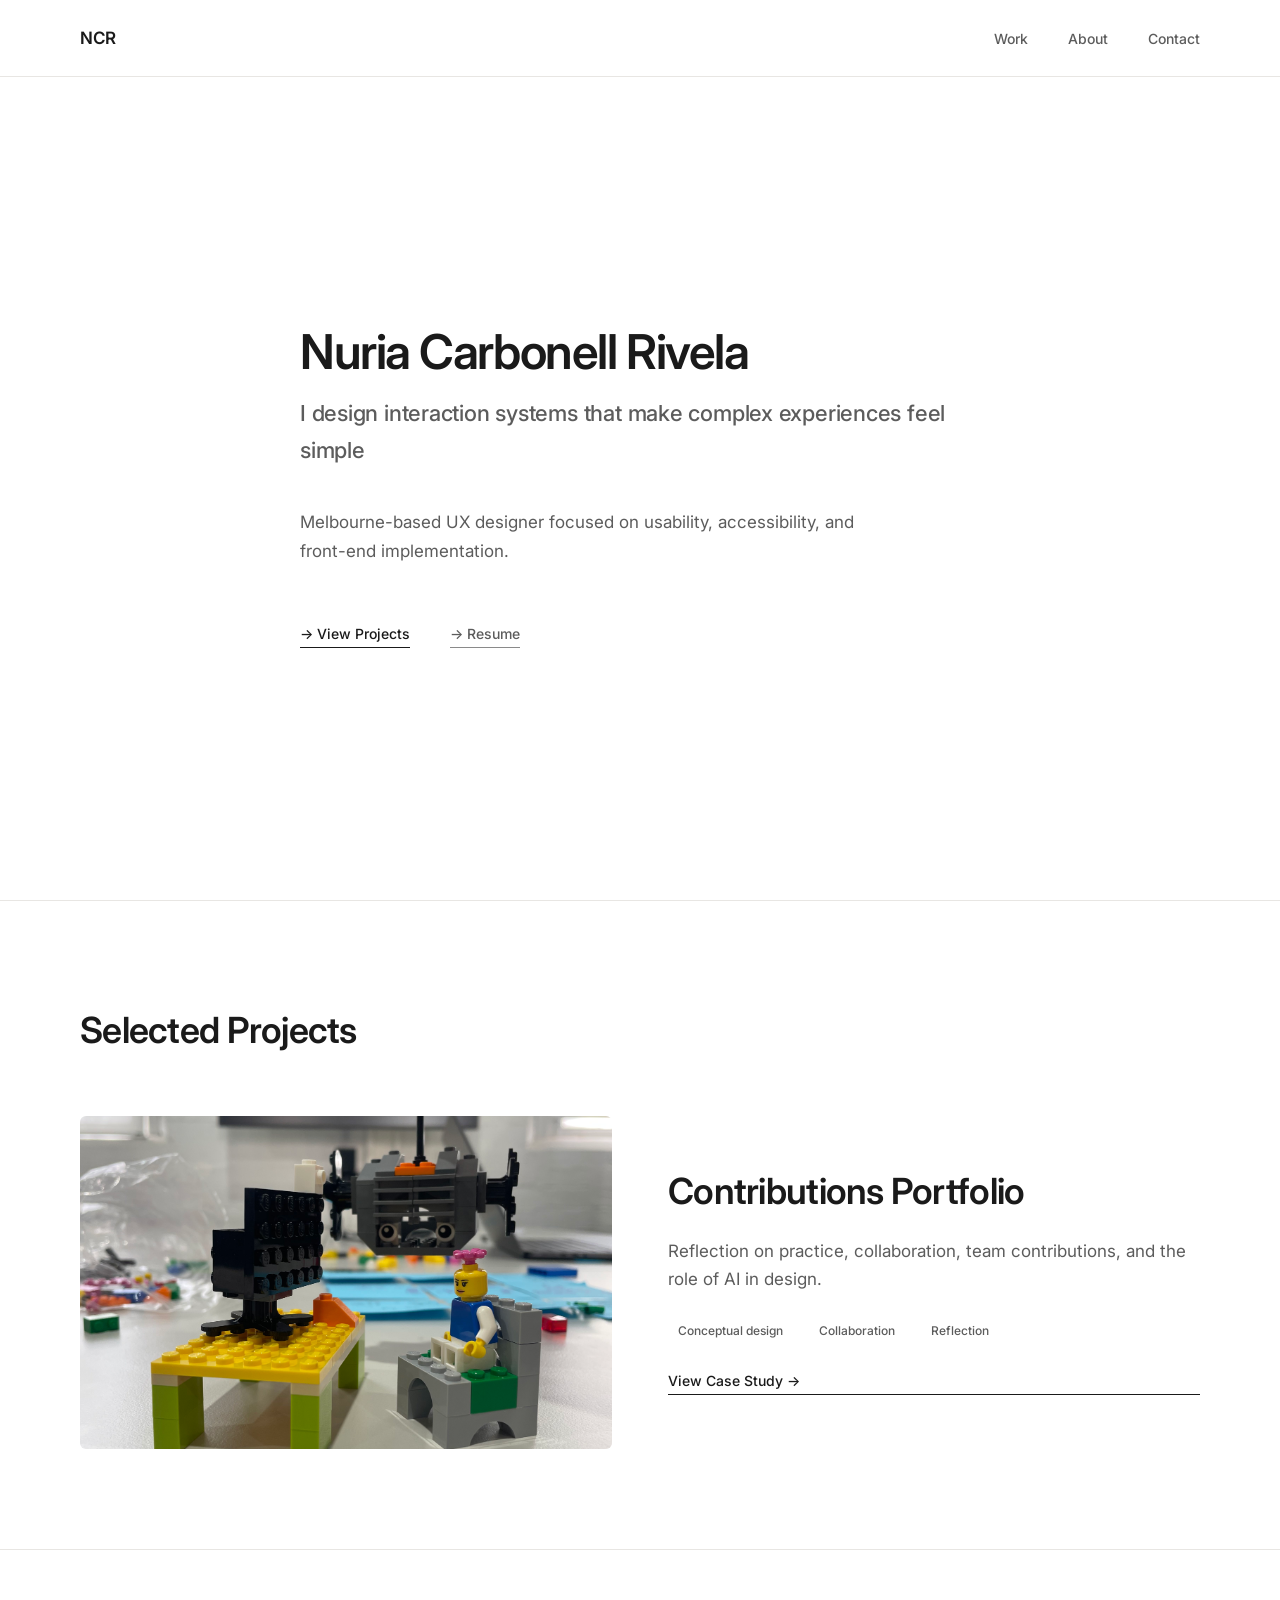
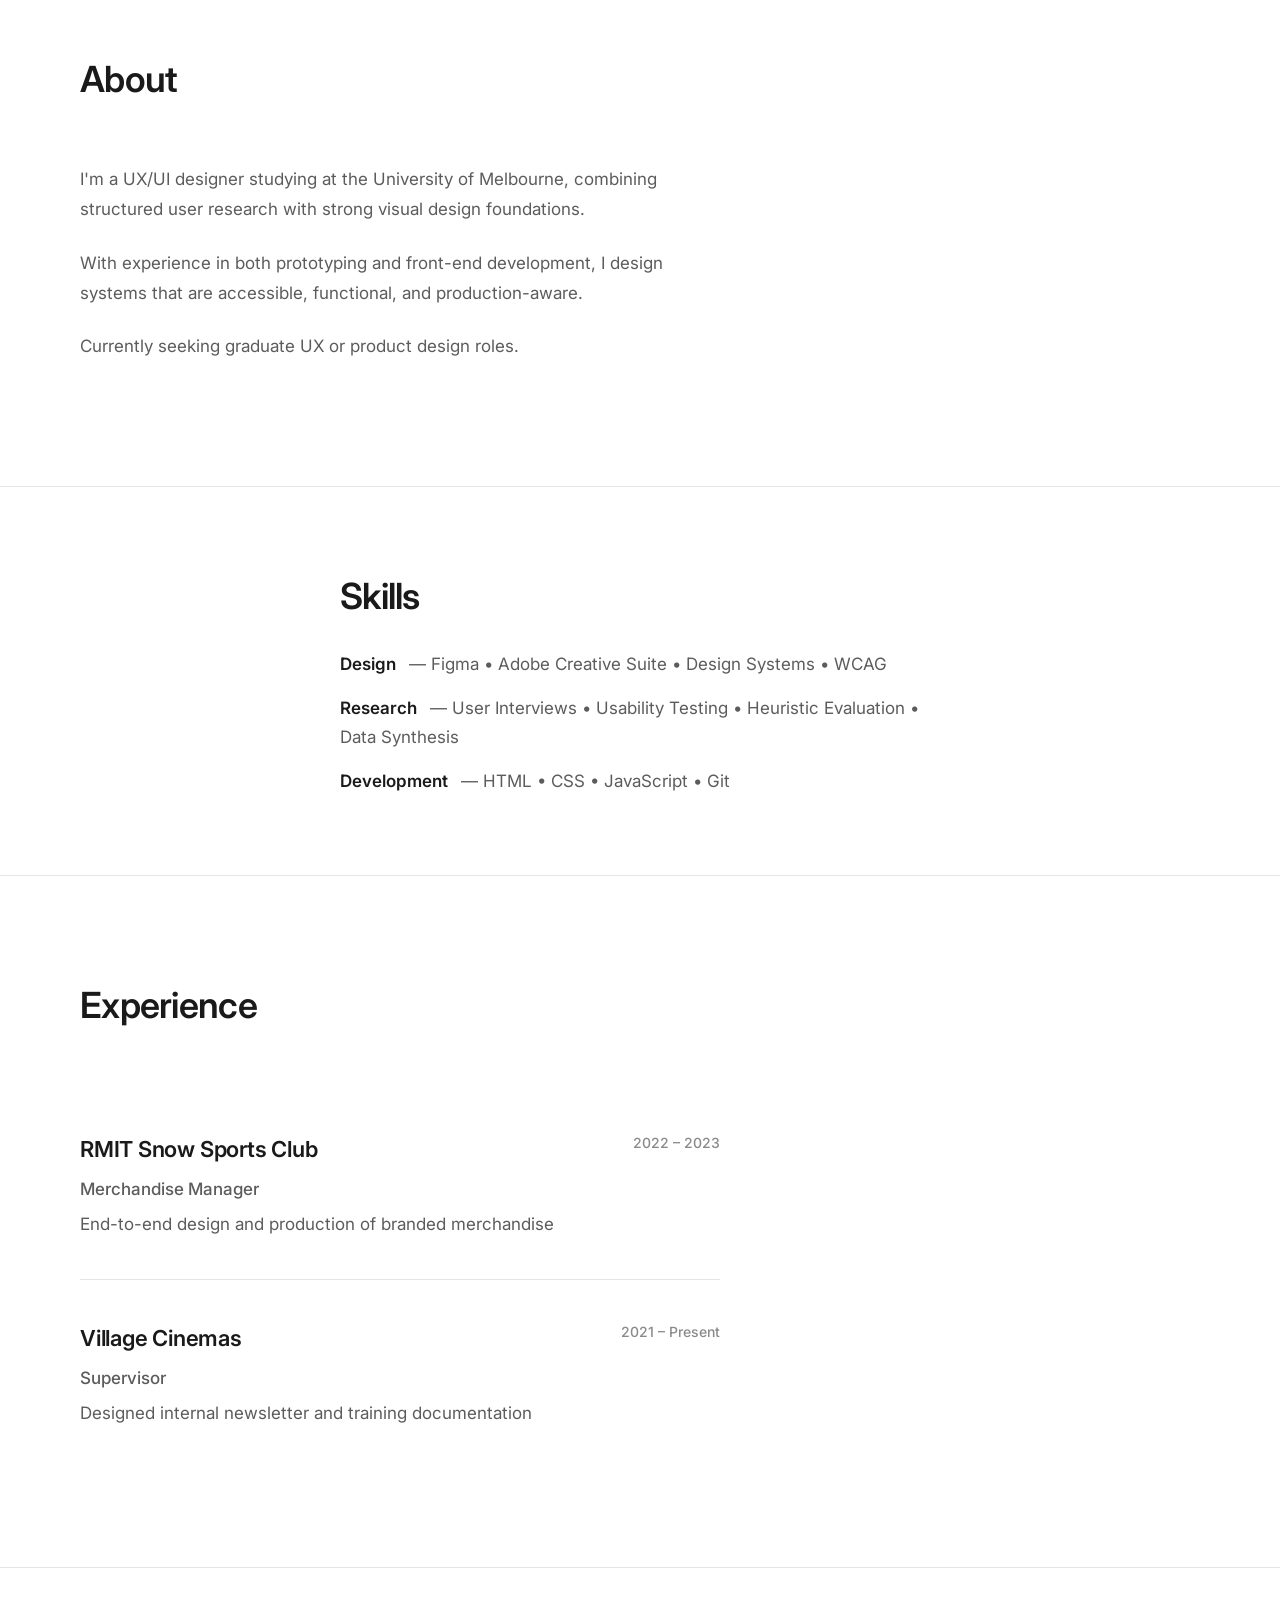
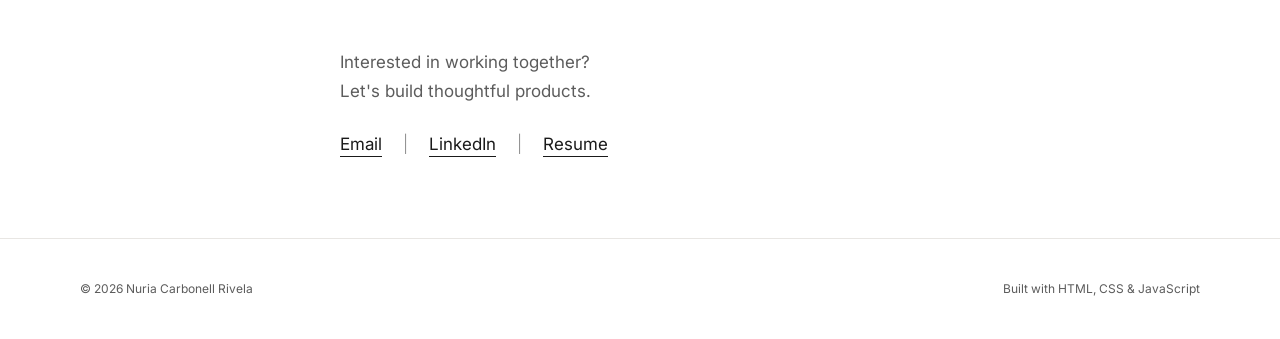
<file: index.html>
<!doctype html>
<html lang="en">
  <head>
    <meta charset="UTF-8" />
    <meta name="viewport" content="width=device-width, initial-scale=1.0" />
    <meta
      name="description"
      content="Nuria Carbonell Rivela — UX/UI Designer bridging research and front-end implementation. Melbourne-based, accessible, research-driven interfaces."
    />
    <title>Nuria Carbonell Rivela | UX/UI Designer</title>
    <link rel="preconnect" href="https://fonts.googleapis.com" />
    <link rel="preconnect" href="https://fonts.gstatic.com" crossorigin />
    <link
      href="https://fonts.googleapis.com/css2?family=Inter:wght@300;400;500;600;700;800;900&display=swap"
      rel="stylesheet"
    />
    <link rel="stylesheet" href="css/styles.css" />
  </head>
  <body>
    <!-- Minimal Header -->
    <header class="header" id="header">
      <div class="header__inner">
        <a href="#hero" class="header__logo">NCR</a>
        <nav class="nav">
          <ul class="nav__list" id="nav-list">
            <li>
              <a href="#work" class="nav__link" data-section="work">Work</a>
            </li>
            <li>
              <a href="#about" class="nav__link" data-section="about">About</a>
            </li>
            <li>
              <a href="#contact" class="nav__link" data-section="contact"
                >Contact</a
              >
            </li>
          </ul>
        </nav>
        <button class="header__menu-btn" aria-label="Toggle menu" id="menu-btn">
          <span></span><span></span><span></span>
        </button>
      </div>
    </header>

    <main>
      <!-- Hero -->
      <section class="hero" id="hero">
        <div class="hero__content">
          <h1 class="hero__name">Nuria Carbonell Rivela</h1>
          <p class="hero__role">
            I design interaction systems that make complex experiences feel
            simple
          </p>
          <p class="hero__subtitle">
            Melbourne-based UX designer focused on usability, accessibility, and
            front-end implementation.
          </p>
          <div class="hero__ctas">
            <a href="#work" class="hero__cta">→ View Projects</a>
            <a
              href="assets/NuriaCarbonellRivelaCV.pdf"
              class="hero__cta hero__cta--secondary"
              download
              target="_blank"
              rel="noopener noreferrer"
              >→ Resume</a
            >
          </div>
        </div>
      </section>

      <!-- Selected Work -->
      <section class="section work-section" id="work">
        <div class="container">
          <h2 class="section-heading">Selected Projects</h2>
          <div class="projects-creative">
            <article class="project-creative">
              <div class="project-creative__image-wrapper">
                <img
                  src="assets/A2Cover.jpg"
                  alt="Conceptual design — assignment cover"
                  loading="lazy"
                  decoding="async"
                  class="project-creative__image"
                />
              </div>
              <div class="project-creative__content">
                <h3 class="project-creative__title">Contributions Portfolio</h3>
                <p class="project-creative__description">
                  Reflection on practice, collaboration, team contributions, and
                  the role of AI in design.
                </p>
                <div class="project-creative__tech">
                  <span>Conceptual design</span>
                  <span>Collaboration</span>
                  <span>Reflection</span>
                </div>
                <a
                  href="projects/template.html"
                  class="project-creative__link"
                >
                  View Case Study →
                </a>
              </div>
            </article>
          </div>
        </div>
      </section>

      <!-- About -->
      <section class="section about-section" id="about">
        <div class="container">
          <h2 class="section-heading">About</h2>
          <div class="about-content-creative">
            <div class="about-text-wrapper">
              <p class="about-text-creative">
                I'm a UX/UI designer studying at the University of Melbourne,
                combining structured user research with strong visual design
                foundations.
              </p>
              <p class="about-text-creative">
                With experience in both prototyping and front-end development, I
                design systems that are accessible, functional, and
                production-aware.
              </p>
              <p class="about-text-creative">
                Currently seeking graduate UX or product design roles.
              </p>
            </div>
          </div>
        </div>
      </section>

      <!-- Skills -->
      <section class="section stack-section" id="skills">
        <div class="container container-narrow">
          <h2 class="section-heading">Skills</h2>
          <div class="stack-editorial">
            <p class="stack-line">
              <strong>Design</strong> — Figma • Adobe Creative Suite • Design
              Systems • WCAG
            </p>
            <p class="stack-line">
              <strong>Research</strong> — User Interviews • Usability Testing •
              Heuristic Evaluation • Data Synthesis
            </p>
            <p class="stack-line">
              <strong>Development</strong> — HTML • CSS • JavaScript • Git
            </p>
          </div>
        </div>
      </section>

      <!-- Experience -->
      <section class="section experience-section" id="experience">
        <div class="container">
          <h2 class="section-heading">Experience</h2>
          <div class="experience-list-creative">
            <div class="experience-item-creative">
              <div class="experience-item-header">
                <div class="experience-company-creative">
                  RMIT Snow Sports Club
                </div>
                <div class="experience-date-creative">2022 – 2023</div>
              </div>
              <div class="experience-role-creative">Merchandise Manager</div>
              <div class="experience-details-creative">
                End-to-end design and production of branded merchandise
              </div>
            </div>
            <div class="experience-item-creative">
              <div class="experience-item-header">
                <div class="experience-company-creative">Village Cinemas</div>
                <div class="experience-date-creative">2021 – Present</div>
              </div>
              <div class="experience-role-creative">Supervisor</div>
              <div class="experience-details-creative">
                Designed internal newsletter and training documentation
              </div>
            </div>
          </div>
        </div>
      </section>

      <!-- Footer CTA / Contact -->
      <section class="section contact-section" id="contact">
        <div class="container container-narrow">
          <p class="contact-text">
            Interested in working together?<br />
            Let's build thoughtful products.
          </p>
          <p class="contact-links-inline">
            <a href="mailto:nuria.16cr@gmail.com">Email</a>
            <span class="contact-sep">|</span>
            <a
              href="https://www.linkedin.com/in/nuria-CR/"
              target="_blank"
              rel="noopener noreferrer"
              >LinkedIn</a
            >
            <span class="contact-sep">|</span>
            <a
              href="assets/NuriaCarbonellRivelaCV.pdf"
              download
              target="_blank"
              rel="noopener noreferrer"
              >Resume</a
            >
          </p>
        </div>
      </section>
    </main>

    <footer class="footer-creative">
      <div class="container">
        <div class="footer-content-creative">
          <p>&copy; <span id="year"></span> Nuria Carbonell Rivela</p>
          <p>Built with HTML, CSS & JavaScript</p>
        </div>
      </div>
    </footer>

    <script src="js/main.js"></script>
  </body>
</html>
</file>
<file: css/styles.css>
/* ==========================================================================
   Nuria Carbonell Rivela — Portfolio
   Editorial, 28k-inspired. Magazine feel.
   ========================================================================== */

:root {
  /* 28k-inspired: minimal, Scandinavian, editorial */
  --primary: #1a1a1a;
  --primary-soft: #2d2d2d;
  --text-primary: #1a1a1a;
  --text-secondary: #5c5c5c;
  --text-muted: #8a8a8a;
  --background: #ffffff;
  --surface: #ffffff;
  --border: #e8e6e3;
  --accent: #1a1a1a;
  
  /* Typography — magazine: readable, flowing */
  --font-sans: 'Inter', -apple-system, sans-serif;
  --font-size-xs: 12px;
  --font-size-sm: 14px;
  --font-size-base: 17px;
  --font-size-lg: 22px;
  --font-size-xl: 28px;
  --font-size-2xl: 36px;
  --font-size-3xl: 48px;
  
  /* Spacing — generous, breathing */
  --spacing-xs: 8px;
  --spacing-sm: 16px;
  --spacing-md: 24px;
  --spacing-lg: 40px;
  --spacing-xl: 56px;
  --spacing-2xl: 80px;
  --spacing-3xl: 100px;
  
  /* Layout */
  --max-width: 1200px;
  --max-width-narrow: 680px;
  
  /* Motion */
  --ease-out: cubic-bezier(0.22, 1, 0.36, 1);
  --duration: 0.35s;
}

@media (max-width: 768px) {
  :root {
    --font-size-3xl: 36px;
    --font-size-2xl: 28px;
    --spacing-3xl: 72px;
    --spacing-2xl: 56px;
  }
}

/* ============================================
   BASE
   ============================================ */
*,
*::before,
*::after {
  margin: 0;
  padding: 0;
  box-sizing: border-box;
}

html {
  scroll-behavior: smooth;
}

@media (prefers-reduced-motion: reduce) {
  html { scroll-behavior: auto; }
  *,
  *::before,
  *::after {
    animation-duration: 0.01ms !important;
    transition-duration: 0.01ms !important;
  }
}

body {
  font-family: var(--font-sans);
  font-size: var(--font-size-base);
  line-height: 1.65;
  color: var(--text-primary);
  background: var(--background);
  -webkit-font-smoothing: antialiased;
  overflow-x: hidden;
}

:focus-visible {
  outline: 2px solid var(--primary);
  outline-offset: 4px;
}

img {
  max-width: 100%;
  height: auto;
  display: block;
}

a {
  color: inherit;
  text-decoration: none;
}

.container {
  max-width: var(--max-width);
  margin: 0 auto;
  padding: 0 var(--spacing-lg);
}

.container-narrow {
  max-width: var(--max-width-narrow);
  margin: 0 auto;
  padding: 0 var(--spacing-lg);
}

/* Shared section heading — consistent typography and alignment */
.section-heading {
  font-size: var(--font-size-2xl);
  font-weight: 600;
  color: var(--text-primary);
  letter-spacing: -0.02em;
  margin: 0 0 var(--spacing-xl);
}

/* ============================================
   HEADER — Minimal
   ============================================ */
.header {
  position: fixed;
  top: 0;
  left: 0;
  right: 0;
  z-index: 100;
  background: rgba(255, 255, 255, 0.92);
  backdrop-filter: blur(12px);
  border-bottom: 1px solid var(--border);
}

.header__inner {
  display: flex;
  align-items: center;
  justify-content: space-between;
  max-width: var(--max-width);
  margin: 0 auto;
  padding: var(--spacing-md) var(--spacing-lg);
}

.header__logo {
  font-weight: 600;
  font-size: var(--font-size-base);
  color: var(--text-primary);
  letter-spacing: -0.02em;
}

.nav__list {
  display: none;
  list-style: none;
  gap: var(--spacing-lg);
}

.nav__list.open {
  display: flex;
  position: absolute;
  top: 100%;
  left: 0;
  right: 0;
  flex-direction: column;
  background: var(--surface);
  padding: var(--spacing-md);
  border-bottom: 1px solid var(--border);
}

@media (min-width: 640px) {
  .nav__list {
    display: flex;
  }
  .nav__list.open {
    position: static;
    flex-direction: row;
    background: transparent;
    border: none;
    padding: 0;
  }
}

.nav__link {
  font-size: var(--font-size-sm);
  font-weight: 500;
  color: var(--text-secondary);
  transition: color var(--duration) var(--ease-out);
}

.nav__link:hover,
.nav__link.active {
  color: var(--text-primary);
}

.header__menu-btn {
  display: flex;
  flex-direction: column;
  gap: 5px;
  padding: var(--spacing-xs);
  background: none;
  border: none;
  cursor: pointer;
}

@media (min-width: 640px) {
  .header__menu-btn {
    display: none;
  }
}

.header__menu-btn span {
  width: 24px;
  height: 2px;
  background: var(--text-primary);
}

/* ============================================
   HERO — Professional, Editorial
   ============================================ */
.hero {
  min-height: 100vh;
  display: flex;
  align-items: center;
  justify-content: center;
  padding: calc(var(--spacing-3xl) + 72px) var(--spacing-lg) var(--spacing-3xl);
  position: relative;
  background: #fff;
}

.hero__content {
  max-width: var(--max-width-narrow);
  width: 100%;
}

.hero__name {
  font-size: var(--font-size-3xl);
  font-weight: 600;
  color: var(--text-primary);
  letter-spacing: -0.03em;
  line-height: 1.15;
  margin-bottom: var(--spacing-sm);
}

.hero__role {
  font-size: var(--font-size-lg);
  font-weight: 500;
  color: var(--text-secondary);
  margin-bottom: var(--spacing-lg);
  letter-spacing: -0.01em;
}

.hero__subtitle {
  font-size: var(--font-size-base);
  color: var(--text-secondary);
  line-height: 1.7;
  margin-bottom: var(--spacing-xl);
  max-width: 52ch;
}

.hero__ctas {
  display: flex;
  flex-wrap: wrap;
  gap: var(--spacing-lg);
  align-items: center;
}

.hero__cta {
  font-size: var(--font-size-sm);
  font-weight: 500;
  color: var(--text-primary);
  border-bottom: 1px solid var(--text-primary);
  padding-bottom: 2px;
  display: inline-block;
  transition: opacity var(--duration) var(--ease-out);
}

.hero__cta:hover {
  opacity: 0.7;
}

.hero__cta--secondary {
  border-bottom-color: var(--text-muted);
  color: var(--text-secondary);
}

.hero__cta--secondary:hover {
  color: var(--text-primary);
  border-bottom-color: var(--text-primary);
}

@media (max-width: 768px) {
  .hero__name {
    font-size: var(--font-size-2xl);
  }
  .hero__role {
    font-size: var(--font-size-base);
  }
  .hero__subtitle {
    font-size: var(--font-size-sm);
  }
}

/* ============================================
   STATEMENT — Editorial, 28k-inspired
   ============================================ */
.statement-bold {
  padding: var(--spacing-2xl) 0;
  border-top: 1px solid var(--border);
  background: #fff;
}

.statement-bold__text {
  font-size: var(--font-size-xl);
  font-weight: 400;
  color: var(--text-secondary);
  line-height: 1.6;
  max-width: 640px;
  margin: 0 auto;
  letter-spacing: -0.01em;
}

@media (max-width: 768px) {
  .statement-bold__text {
    font-size: var(--font-size-lg);
  }
}

/* ============================================
   WORK — Magazine flow
   ============================================ */
.work-section {
  padding: var(--spacing-3xl) 0;
  border-top: 1px solid var(--border);
  background: #fff;
}

.work-section .section-heading {
  margin-bottom: var(--spacing-xl);
}

.projects-creative {
  display: flex;
  flex-direction: column;
  gap: var(--spacing-2xl);
}

.project-creative {
  display: grid;
  grid-template-columns: 1fr 1fr;
  gap: var(--spacing-xl);
  align-items: center;
}

.project-creative__image-wrapper {
  position: relative;
  border-radius: 6px;
  overflow: hidden;
  aspect-ratio: 16 / 10;
}

.project-creative__image {
  width: 100%;
  height: 100%;
  object-fit: cover;
  transition: transform var(--duration) var(--ease-out);
}

.project-creative:hover .project-creative__image {
  transform: scale(1.05);
}

.project-creative__content {
  display: flex;
  flex-direction: column;
  gap: var(--spacing-md);
}

.project-creative__meta {
  font-size: var(--font-size-xs);
  color: var(--text-secondary);
  font-weight: 500;
  text-transform: uppercase;
  letter-spacing: 0.1em;
}

.project-creative__title {
  font-size: var(--font-size-2xl);
  font-weight: 600;
  color: var(--text-primary);
  letter-spacing: -0.02em;
  line-height: 1.2;
}

.project-creative__description {
  font-size: var(--font-size-base);
  color: var(--text-secondary);
  line-height: 1.65;
}

.project-creative__tech {
  display: flex;
  flex-wrap: wrap;
  gap: var(--spacing-sm);
}

.project-creative__tech span {
  padding: 4px 10px;
  font-size: var(--font-size-xs);
  font-weight: 500;
  background: var(--background);
  color: var(--text-secondary);
  border-radius: 4px;
  border: none;
}

.project-creative__link {
  font-size: var(--font-size-sm);
  font-weight: 500;
  color: var(--text-primary);
  border-bottom: 1px solid var(--text-primary);
  padding-bottom: 2px;
  display: inline-block;
  transition: opacity var(--duration) var(--ease-out);
}

.project-creative__link:hover {
  opacity: 0.7;
}

@media (max-width: 968px) {
  .project-creative {
    grid-template-columns: 1fr;
  }
}

/* ============================================
   ABOUT — Magazine flow
   ============================================ */
.about-section {
  padding: var(--spacing-3xl) 0;
  border-top: 1px solid var(--border);
  background: #fff;
}

.about-section .section-heading {
  margin-bottom: var(--spacing-xl);
}

.about-content-creative {
  max-width: 640px;
}

.about-intro-creative {
  font-size: var(--font-size-xl);
  font-weight: 600;
  color: var(--text-primary);
  margin-bottom: var(--spacing-lg);
  letter-spacing: -0.01em;
}

.about-text-creative {
  font-size: var(--font-size-base);
  color: var(--text-secondary);
  line-height: 1.75;
  margin-bottom: var(--spacing-md);
}

/* ============================================
   STACK — Magazine, flowing text
   ============================================ */
.stack-section {
  padding: var(--spacing-2xl) 0;
  border-top: 1px solid var(--border);
  background: #fff;
}

.stack-section .section-heading {
  margin-bottom: var(--spacing-md);
}

.stack-editorial {
  display: flex;
  flex-direction: column;
  gap: var(--spacing-sm);
}

.stack-line {
  font-size: var(--font-size-base);
  color: var(--text-secondary);
  line-height: 1.65;
  margin: 0;
}

.stack-line strong {
  color: var(--text-primary);
  font-weight: 600;
  margin-right: var(--spacing-xs);
}

/* ============================================
   EXPERIENCE — Magazine list
   ============================================ */
.experience-section {
  padding: var(--spacing-3xl) 0;
  border-top: 1px solid var(--border);
  background: #fff;
}

.experience-section .section-heading {
  margin-bottom: var(--spacing-xl);
}

.experience-list-creative {
  max-width: 640px;
  display: flex;
  flex-direction: column;
  gap: 0;
}

.experience-item-creative {
  padding: var(--spacing-lg) 0;
  border-bottom: 1px solid var(--border);
}

.experience-item-creative:last-child {
  border-bottom: none;
}

.experience-item-header {
  display: flex;
  justify-content: space-between;
  align-items: flex-start;
  margin-bottom: var(--spacing-xs);
  flex-wrap: wrap;
  gap: var(--spacing-xs);
}

.experience-company-creative {
  font-size: var(--font-size-lg);
  font-weight: 600;
  color: var(--text-primary);
  letter-spacing: -0.01em;
}

.experience-date-creative {
  font-size: var(--font-size-sm);
  font-weight: 500;
  color: var(--text-muted);
  white-space: nowrap;
}

.experience-role-creative {
  font-size: var(--font-size-base);
  font-weight: 500;
  color: var(--text-secondary);
  margin-bottom: var(--spacing-xs);
}

.experience-details-creative {
  font-size: var(--font-size-base);
  color: var(--text-secondary);
  line-height: 1.6;
}

/* ============================================
   CONTACT — Magazine, light
   ============================================ */
.contact-section {
  padding: var(--spacing-2xl) 0;
  border-top: 1px solid var(--border);
  background: #fff;
}

.contact-section .section-heading {
  margin-bottom: var(--spacing-md);
}

.contact-text {
  font-size: var(--font-size-base);
  color: var(--text-secondary);
  line-height: 1.7;
  margin-bottom: var(--spacing-md);
  max-width: 52ch;
}

.contact-links-inline {
  font-size: var(--font-size-base);
  color: var(--text-primary);
  margin: 0;
}

.contact-links-inline a {
  color: var(--text-primary);
  border-bottom: 1px solid var(--text-primary);
  padding-bottom: 2px;
  transition: opacity var(--duration) var(--ease-out);
}

.contact-links-inline a:hover {
  opacity: 0.7;
}

.contact-sep {
  margin: 0 var(--spacing-sm);
  color: var(--text-muted);
  font-weight: 300;
}

/* ============================================
   FOOTER
   ============================================ */
.footer-creative {
  padding: var(--spacing-lg) 0;
  background: #fff;
  border-top: 1px solid var(--border);
  font-size: var(--font-size-xs);
  color: var(--text-muted);
}

.footer-content-creative {
  display: flex;
  justify-content: space-between;
  align-items: center;
  flex-wrap: wrap;
  gap: var(--spacing-md);
  font-size: var(--font-size-xs);
  color: var(--text-secondary);
}

/* ============================================
   ANIMATIONS — Subtle, magazine
   ============================================ */
.hero.animate-in .hero__name,
.hero.animate-in .hero__role,
.hero.animate-in .hero__subtitle,
.hero.animate-in .hero__ctas {
  opacity: 1;
  transform: translateY(0);
}

.hero .hero__name,
.hero .hero__role,
.hero .hero__subtitle,
.hero .hero__ctas {
  opacity: 0;
  transform: translateY(20px);
  transition: opacity 0.7s var(--ease-out), transform 0.7s var(--ease-out);
}

.hero .hero__name { transition-delay: 0s; }
.hero .hero__role { transition-delay: 0.1s; }
.hero .hero__subtitle { transition-delay: 0.2s; }
.hero .hero__ctas { transition-delay: 0.3s; }

.statement-bold.animate-in .statement-bold__text {
  opacity: 1;
  transform: translateY(0);
}

.statement-bold .statement-bold__text {
  opacity: 0;
  transform: translateY(20px);
  transition: opacity 0.6s var(--ease-out), transform 0.6s var(--ease-out);
}

.section.animate-in .section-heading,
.section.animate-in .project-creative,
.section.animate-in .about-content-creative,
.section.animate-in .stack-editorial,
.section.animate-in .experience-list-creative,
.section.animate-in .contact-text,
.section.animate-in .contact-links-inline {
  opacity: 1;
  transform: translateY(0);
}

.section .section-heading,
.section .project-creative,
.section .about-content-creative,
.section .stack-editorial,
.section .experience-list-creative,
.section .contact-text,
.section .contact-links-inline {
  opacity: 0;
  transform: translateY(20px);
  transition: opacity 0.6s var(--ease-out), transform 0.6s var(--ease-out);
}

.section .project-creative:nth-child(1) { transition-delay: 0.05s; }
.section .project-creative:nth-child(2) { transition-delay: 0.1s; }
.section .project-creative:nth-child(3) { transition-delay: 0.15s; }
</file>
